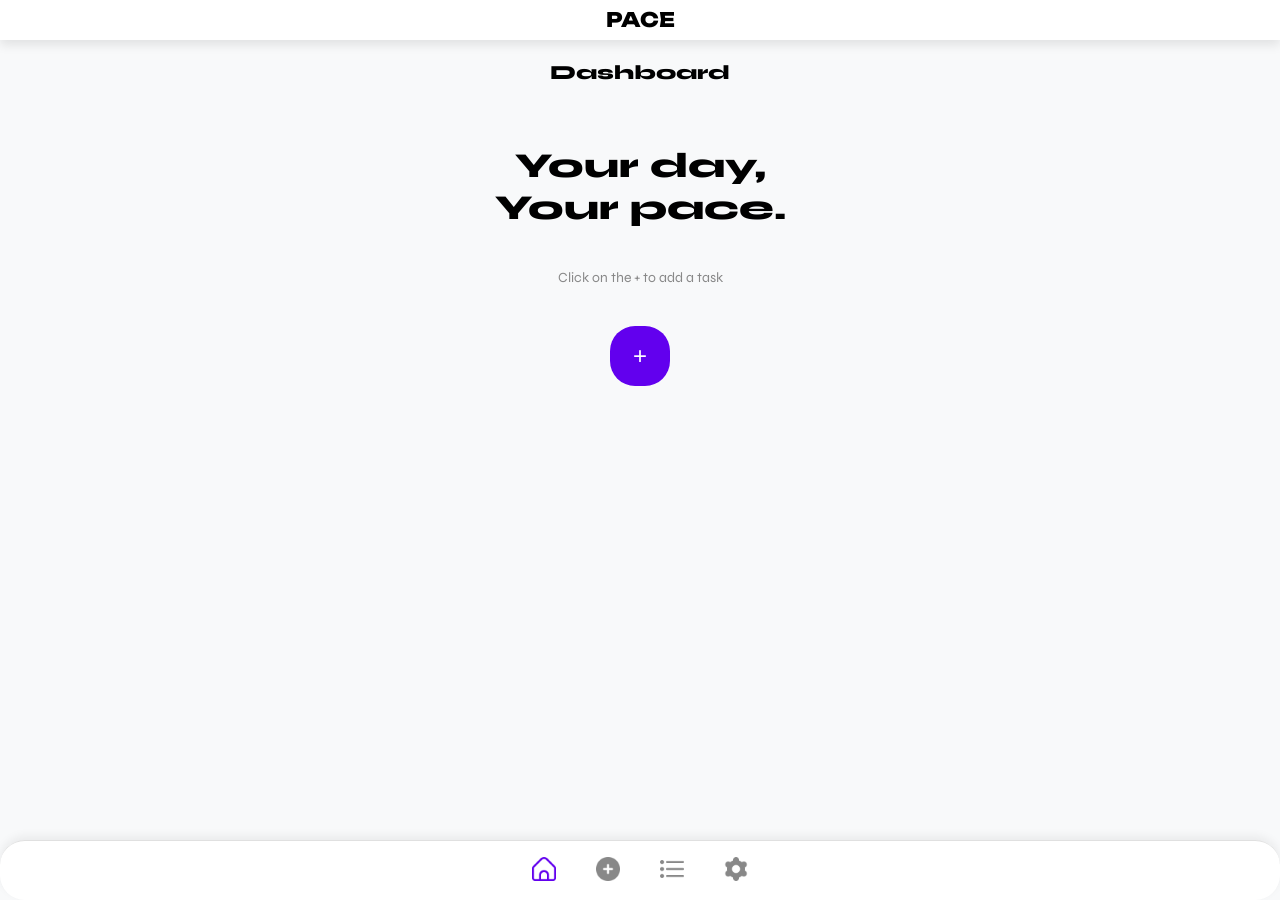
<file: index.html>
<!DOCTYPE html>
<html lang="en">
<head>
    <meta charset="UTF-8">
    <meta name="viewport" content="width=device-width, initial-scale=1.0">
    <link rel="stylesheet" href="style.css">
    <link rel="icon" type="image/x-icon" href="Images/favicon.ico">
    <title>Dashboard</title>
</head>
<body>
    <div class="header">
        <h1 class="header_title">PACE</h1>
    </div>

    <h1 class="body_title">Dashboard</h1>
    <h1 class="body_welcome">Your day, <br> Your pace.</h1>
    <p class="body_instructions">Click on the + to add a task</p>
    <a href="newtask.html"><button class="body_addTaskbtn">+</button></a>

    <div class="footer">
        <a href="index.html"><img src="Images/Home Active.png" class="footer_home"></a>
        <a href="newtask.html"><img src="Images/Add Inactive.png" class="footer_add"></a>
        <a href="taskpage.html"><img src="Images/List Inactive.png"></a>
        <a href="settings.html"><img src="Images/Settings Inactive.png" class="footer_settings"></a>
    </div>
</body>
</file>
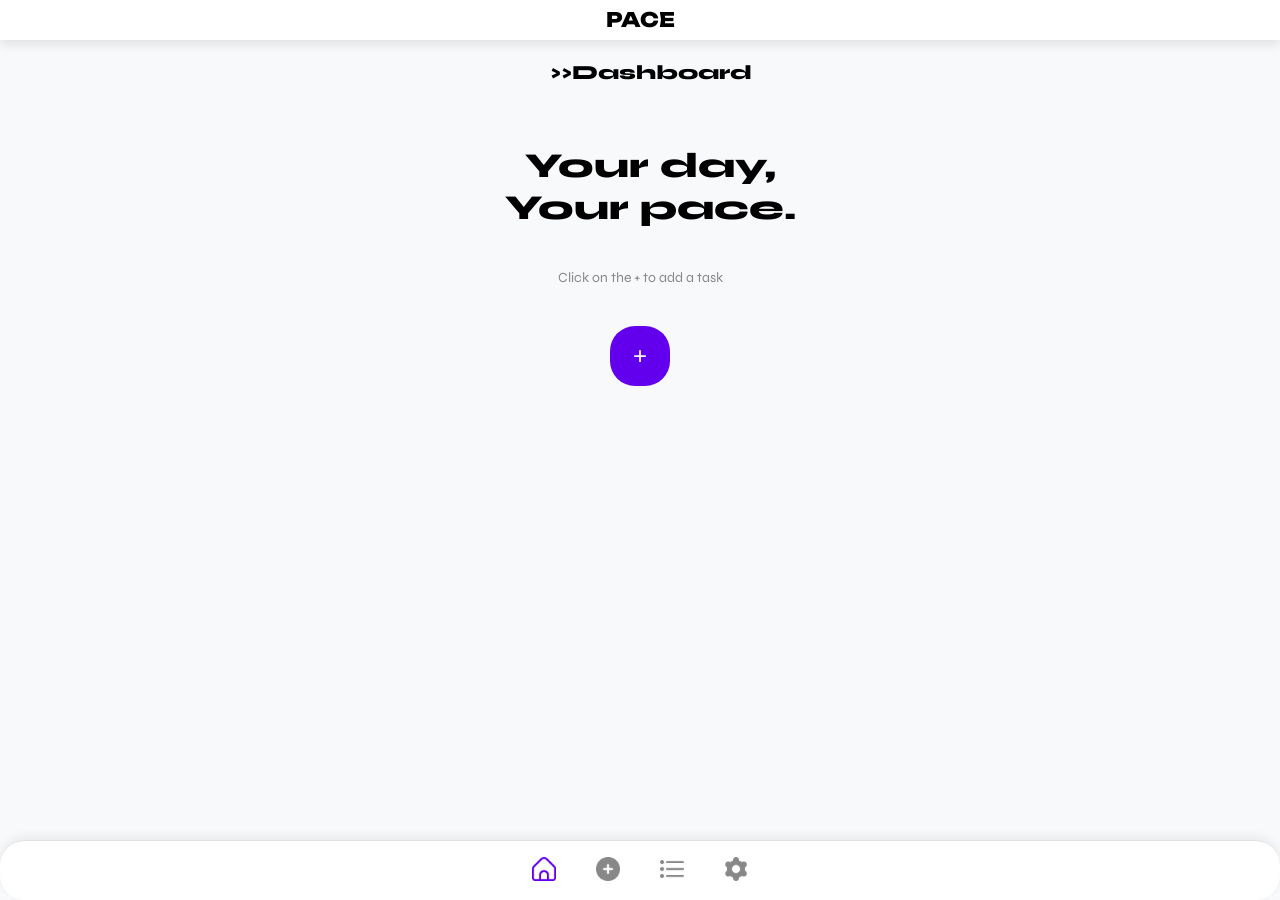
<file: Dashboard.html>
<!DOCTYPE html>
<html lang="en">
<head>
    <meta charset="UTF-8">
    <meta name="viewport" content="width=device-width, initial-scale=1.0">
    <link rel="stylesheet" href="Dashboard.css">
    <link rel="icon" type="image/x-icon" href="Images/favicon.ico">
    <title>Dashboard</title>
</head>
<body>
    <div class="header">
        <h1 class="header_title">PACE</h1>
    </div>

    <h1 class="body_title">>>Dashboard</h1>
    <h1 class="body_welcome">Your day, <br> Your pace.</h1>
    <p class="body_instructions">Click on the + to add a task</p>
    <a href="newtask.html"><button class="body_addTaskbtn">+</button></a>

    <div class="footer">
        <a href="Dashboard.html"><img src="Images/Home Active.png" class="footer_home"></a>
        <a href="newtask.html"><img src="Images/Add Inactive.png" class="footer_add"></a>
        <a href="taskpage.html"><img src="Images/List Inactive.png"></a>
        <a href="settings.html"><img src="Images/Settings Inactive.png" class="footer_settings"></a>
    </div>
</body>
</html>
</file>
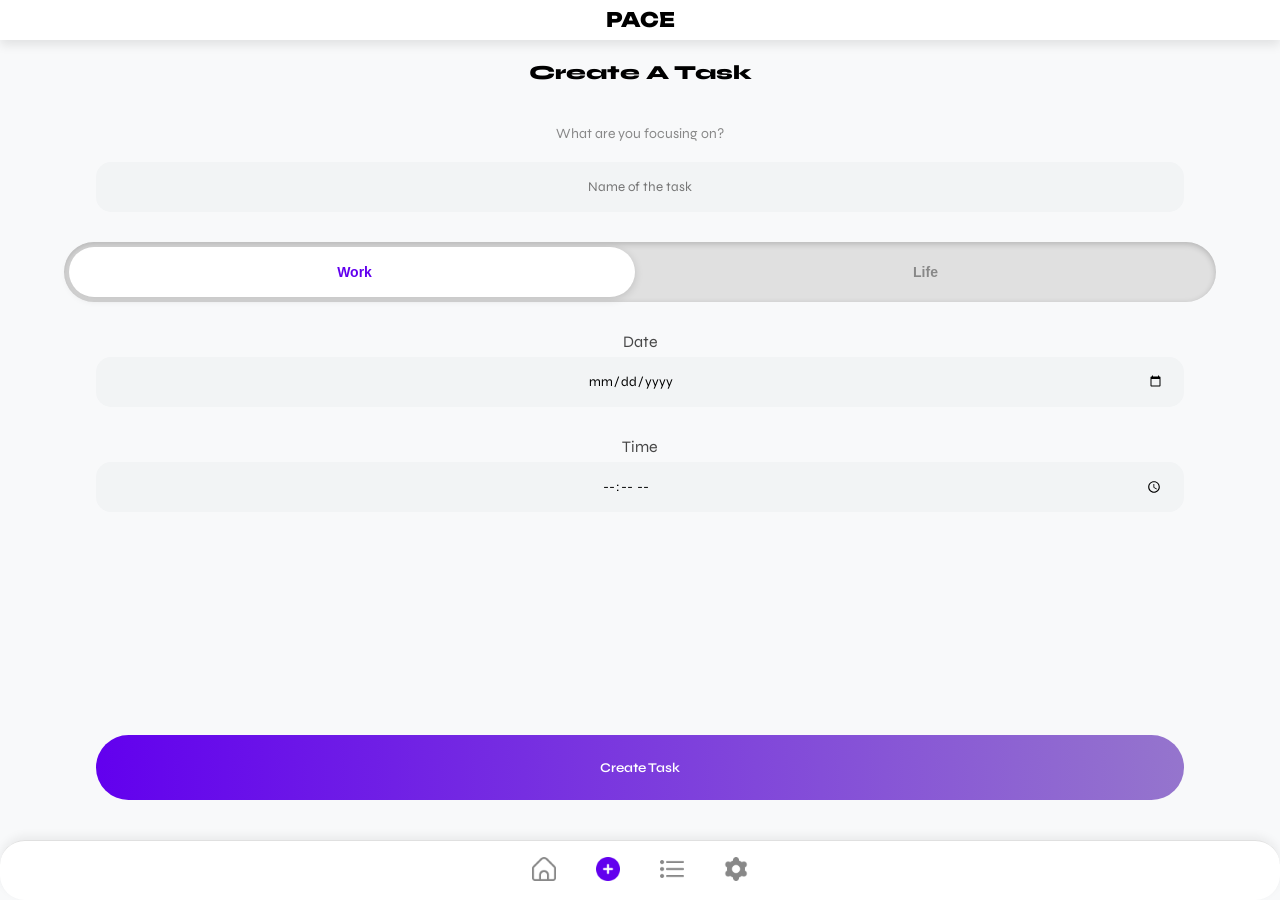
<file: newtask.html>
<!DOCTYPE html>
<html lang="en">
<head>
    <meta charset="UTF-8">
    <meta name="viewport" content="width=device-width, initial-scale=1.0">
    <link rel="stylesheet" href="newtask.css">
    <link rel="icon" type="image/x-icon" href="Images/favicon.ico">
    <title>Create a task</title>
</head>
<body>
    <div class="header">
        <h1 class="header_title">PACE</h1>
    </div>

    <h1 class="body_title">Create A Task</h1>
    <p class="body_inputTitle">What are you focusing on?</p>

    <div class="task_details">
        <input placeholder="Name of the task" class="task_name">
        <br>
        <div class="selectors">
               <input type="radio" name="category" id="work" value="work" checked>
               <label for="work" class="selector_label">Work</label>
               
               <input type="radio" name="category" id="life" value="life">
               <label for="life" class="selector_label">Life</label>

               <div class="slider"></div>
        </div>

        <br>
        <span style="text-align: left; font-family: Syne; color: #474747;">Date</span>
        <input type="date" class="due_date" placeholder="Due Date">
        <br>
        <span style="text-align: left; font-family: Syne; color: #474747;">Time</span>
        <input type="time" class="time" placeholder="Time">
    </div>
    
    <a href="taskpage.html"><button class="task_submit">Create Task</button></a>

<div class="footer">
        <a href="index.html"><img src="Images/Home Inactive.png" class="footer_home"></a>
        <a href="newtask.html"><img src="Images/Add Active.png" class="footer_add"></a>
        <a href="taskpage.html"><img src="Images/List Inactive.png"></a>
        <a href="settings.html"><img src="Images/Settings Inactive.png" class="footer_settings"></a>
</div>

<script>
    const inputs = document.querySelectorAll('.selectors input');
    const slider = document.querySelector('.slider');
    inputs.forEach(input => {
        input.addEventListener('change', () => {
            slider.style.transform = input.value === 'life'
                ? 'translateX(calc(100% + 10px))'
                : 'translateX(0)';
        });
    });
</script>

</body>
</file>
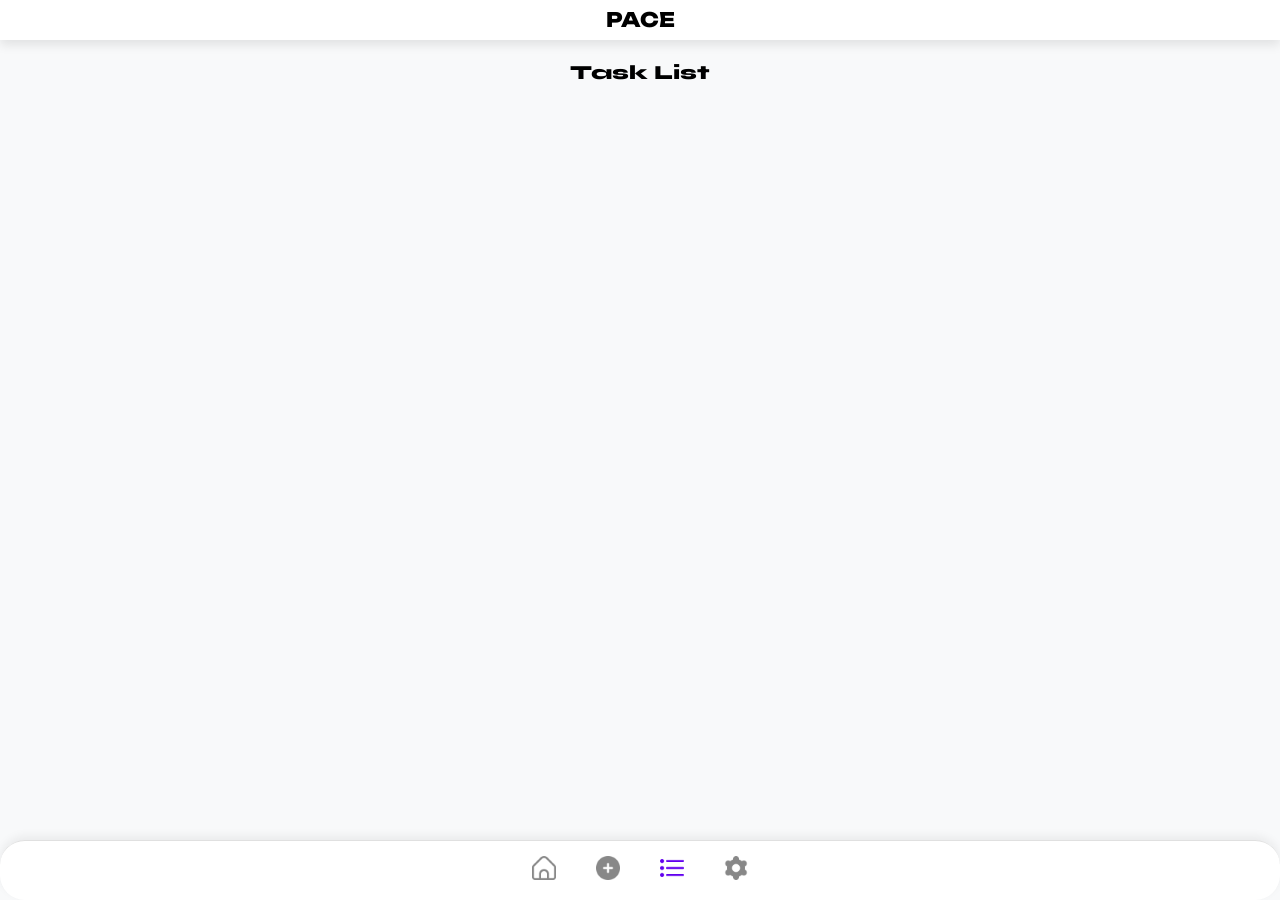
<file: taskpage.html>
<!DOCTYPE html>
<html lang="en">
<head>
    <meta charset="UTF-8">
    <meta name="viewport" content="width=device-width, initial-scale=1.0">
    <link rel="stylesheet" href="taskpage.css">
    <title>Document</title>
</head>
<body>
    <div class="header">
        <h1 class="header_title">PACE</h1>
    </div>

    <h1 class="body_title">Task List

    <div class="footer">
        <a href="index.html"><img src="Images/Home Inactive.png" class="footer_home"></a>
        <a href="newtask.html"><img src="Images/Add Inactive.png" class="footer_add"></a>
        <a href="taskpage.html"><img src="Images/List Active.png"></a>
        <a href="settings.html"><img src="Images/Settings Inactive.png" class="footer_settings"></a>
    </div>
</body>
</html>
</file>
<file: style.css>
@font-face {
    font-family: Syne;
    src: url(Fonts/Syne/Syne-VariableFont_wght.ttf);
}

@font-face {
    font-family: Unbounded;
    src: url(Fonts/Unbounded/Unbounded-VariableFont_wght.ttf);
}

body{
    margin: 0;
    padding: 0;
    background-color: #F8F9FA;
}

.header {
    position: fixed;
    top: 0;
    left: 0;
    width: 100%;
    height: 40px;
    background-color: white;
    display: flex;
    align-items: center;
    justify-content: center;
    box-shadow: 0px 5px 10px rgba(0, 0, 0, 0.096);
}

.header_logo {
    position: absolute;
    left: 16px;
    height: 24px;
    width: auto;
    border-radius: 5px;
}

.header_title {
    font-family: Unbounded;
    font-weight: 800;
    font-size: 20px;
    margin: 0;
    line-height: 1;
}

.body_title{
    font-size: 20px;
    font-family: syne;
    font-weight: 800;
    text-align: center;
    margin-top: 60px;
    margin-bottom: 0;
}

.body_welcome{
    position: relative;
    font-size: 35px;
    font-family: syne;
    font-weight: 800;
    text-align: center;
    margin-top: 60px;
    margin-left: 0px;
    margin-bottom: 0;
}

.body_instructions{
    margin: 0;
    margin-top: 40px;
    font-family: Syne;
    font-size: 14px;
    color: #888;
    text-align: center;
}

.body_addTaskbtn{
    margin-top: 40px;
    position: relative;
    left: 50%;
    transform: translate(-50%);
    font-family: sans-serif;
    height: 60px;
    width: 60px;
    border-radius: 25px;
    border: none;
    background-color: #6200EE;
    color: white;
    font-size: 24px;
    transition: 0.25s;
}

.body_addTaskbtn:hover{
    box-shadow: 0px 0px 18px #6300ee60;
    transition: 0.25s;
    cursor: pointer;
}

.footer {
    position: fixed;
    bottom: 0;
    left: 50%;
    transform: translate(-50%);
    width: 100%;
    height: 60px;
    background-color: white;
    border-top: 1px solid #e0e0e0;
    box-shadow: 0px -4px 10px rgba(0, 0, 0, 0.06);
    border-radius: 25px;
    display: flex;
    align-items: center;
    justify-content: center;
    gap: 40px;
    padding: 0 20px;
    box-sizing: border-box;
}

.footer img{
    height: 24px;
    width: auto;
    aspect-ratio: 1/1;
    cursor: pointer;
}
</file>
<file: Dashboard.css>
@font-face {
    font-family: Syne;
    src: url(Fonts/Syne/Syne-VariableFont_wght.ttf);
}

@font-face {
    font-family: Unbounded;
    src: url(Fonts/Unbounded/Unbounded-VariableFont_wght.ttf);
}

body{
    margin: 0;
    padding: 0;
    background-color: #F8F9FA;
}

.header {
    position: fixed;
    top: 0;
    left: 0;
    width: 100%;
    height: 40px;
    background-color: white;
    display: flex;
    align-items: center;
    justify-content: center;
    box-shadow: 0px 5px 10px rgba(0, 0, 0, 0.096);
}

.header_logo {
    position: absolute;
    left: 16px;
    height: 24px;
    width: auto;
    border-radius: 5px;
}

.header_title {
    font-family: Unbounded;
    font-weight: 800;
    font-size: 20px;
    margin: 0;
    line-height: 1;
}

.body_title{
    font-size: 20px;
    font-family: syne;
    font-weight: 800;
    text-align: center;
    margin-top: 60px;
    margin-left: 21px;
    margin-bottom: 0;
}

.body_welcome{
    font-size: 35px;
    font-family: syne;
    font-weight: 800;
    text-align: center;
    margin-top: 60px;
    margin-left: 21px;
    margin-bottom: 0;
}

.body_instructions{
    margin: 0;
    margin-top: 40px;
    font-family: Syne;
    font-size: 14px;
    color: #888;
    text-align: center;
}

.body_addTaskbtn{
    margin-top: 40px;
    position: relative;
    left: 50%;
    transform: translate(-50%);
    font-family: sans-serif;
    height: 60px;
    width: 60px;
    border-radius: 25px;
    border: none;
    background-color: #6200EE;
    color: white;
    font-size: 24px;
    transition: 0.25s;
}

.body_addTaskbtn:hover{
    box-shadow: 0px 0px 18px #6300ee60;
    transition: 0.25s;
    cursor: pointer;
}

.footer {
    position: fixed;
    bottom: 0;
    left: 50%;
    transform: translate(-50%);
    width: 100%;
    height: 60px;
    background-color: white;
    border-top: 1px solid #e0e0e0;
    box-shadow: 0px -4px 10px rgba(0, 0, 0, 0.06);
    border-radius: 25px;
    display: flex;
    align-items: center;
    justify-content: center;
    gap: 40px;
    padding: 0 20px;
    box-sizing: border-box;
}

.footer img{
    height: 24px;
    width: auto;
    aspect-ratio: 1/1;
    cursor: pointer;
}
</file>
<file: newtask.css>
@font-face {
    font-family: Syne;
    src: url(Fonts/Syne/Syne-VariableFont_wght.ttf);
}

@font-face {
    font-family: Unbounded;
    src: url(Fonts/Unbounded/Unbounded-VariableFont_wght.ttf);
}

body{
    margin: 0;
    padding: 0;
    background-color: #F8F9FA;
}

.header {
    position: fixed;
    top: 0;
    left: 0;
    width: 100%;
    height: 40px;
    background-color: white;
    display: flex;
    align-items: center;
    justify-content: center;
    box-shadow: 0px 5px 10px rgba(0, 0, 0, 0.096);
}

.header_logo {
    position: absolute;
    left: 16px;
    height: 24px;
    width: auto;
    border-radius: 5px;
}

.header_title {
    font-family: Unbounded;
    font-weight: 800;
    font-size: 20px;
    margin: 0;
    line-height: 1;
}

.body_title{
    font-size: 20px;
    font-family: syne;
    font-weight: 800;
    text-align: center;
    margin-top: 60px;
    margin-bottom: 0;
}

.body_inputTitle{
    margin: 0;
    margin-top: 40px;
    font-family: Syne;
    font-size: 14px;
    color: #888;
    text-align: center;
}

.task_details{
    display: flex;
    flex-direction: column;
    align-items: center;
    gap: 6px;
}

.task_name{
    font-family: Unbounded;
    width: 90%;
    text-align: center;
    margin-top: 20px;
    border: none;
    background-color: #e1d0ff;
    color: rgb(37, 37, 37);
    border-radius: 25px;
    height: 38px;
}

.footer {
    position: fixed;
    bottom: 0;
    left: 50%;
    transform: translate(-50%);
    width: 100%;
    height: 60px;
    background-color: white;
    border-top: 1px solid #e0e0e0;
    box-shadow: 0px -4px 10px rgba(0, 0, 0, 0.06);
    border-radius: 25px;
    display: flex;
    align-items: center;
    justify-content: center;
    gap: 40px;
    padding: 0 20px;
    box-sizing: border-box;
}

.footer img{
    height: 24px;
    width: auto;
    aspect-ratio: 1/1;
    cursor: pointer;
}

.selectors {
    position: relative;
    display: flex;
    align-items: center;
    height: 60px;
    width: 90%;
    background-color: #E0E0E0;
    border-radius: 50px;
    padding: 5px;
    box-sizing: border-box;
    box-shadow: inset 0px 2px 6px rgba(0, 0, 0, 0.2);
}

.selectors input { display: none; }

.selector_label {
    position: relative;
    z-index: 1;
    flex: 1;
    display: flex;
    align-items: center;
    justify-content: center;
    height: 100%;
    font-family: sans-serif;
    font-weight: 600;
    font-size: 14px;
    border-radius: 50px;
    color: #888;
    cursor: pointer;
    transition: color 0.3s ease;
    user-select: none;
}

.selectors input:checked + .selector_label { color: #6200EE; }

.slider {
    position: absolute;
    top: 5px;
    left: 5px;
    width: calc(50% - 10px);
    height: calc(100% - 10px);
    background: white;
    border-radius: 50px;
    box-shadow: 0px 2px 8px rgba(0, 0, 0, 0.15);  /* stronger shadow */
    transition: transform 0.3s cubic-bezier(0.4, 0, 0.2, 1);
    pointer-events: none;
}

.task_details input{
    height: 50px;
    width: 85%;
    background-color: #F2F4F5;
    border-radius: 15px;
    border: none;
    text-align: center;
    padding: 20px;
    box-sizing: border-box;
    font-family: Syne;
}

.task_submit{
    position: absolute;
    bottom: 100px;
    left: 50%;
    transform: translate(-50%);
    height: 65px;
    width: 85%;
    background-image: linear-gradient(to right, #6200EE, #9575CD);
    color: white;
    font-weight: 600;
    border-radius: 50px;
    border: none;
    text-align: center;
    padding: 20px;
    box-sizing: border-box;
    font-family: Syne;
    cursor: pointer;
}

.task_submit:active{
    transition: 0.25s;
    box-shadow: 0px 0px 6px #6300eec9;
}
</file>
<file: taskpage.css>
@font-face {
    font-family: Syne;
    src: url(Fonts/Syne/Syne-VariableFont_wght.ttf);
}

@font-face {
    font-family: Unbounded;
    src: url(Fonts/Unbounded/Unbounded-VariableFont_wght.ttf);
}

body{
    margin: 0;
    padding: 0;
    background-color: #F8F9FA;
}

.header {
    position: fixed;
    top: 0;
    left: 0;
    width: 100%;
    height: 40px;
    background-color: white;
    display: flex;
    align-items: center;
    justify-content: center;
    box-shadow: 0px 5px 10px rgba(0, 0, 0, 0.096);
}

.header_logo {
    position: absolute;
    left: 16px;
    height: 24px;
    width: auto;
    border-radius: 5px;
}

.header_title {
    font-family: Unbounded;
    font-weight: 800;
    font-size: 20px;
    margin: 0;
    line-height: 1;
}

.body_title{
    font-size: 20px;
    font-family: syne;
    font-weight: 800;
    text-align: center;
    margin-top: 60px;
    margin-bottom: 0;
}

.footer {
    position: fixed;
    bottom: 0;
    left: 50%;
    transform: translate(-50%);
    width: 100%;
    height: 60px;
    background-color: white;
    border-top: 1px solid #e0e0e0;
    box-shadow: 0px -4px 10px rgba(0, 0, 0, 0.06);
    border-radius: 25px;
    display: flex;
    align-items: center;
    justify-content: center;
    gap: 40px;
    padding: 0 20px;
    box-sizing: border-box;
}

.footer img{
    height: 24px;
    width: auto;
    aspect-ratio: 1/1;
    cursor: pointer;
}
</file>
